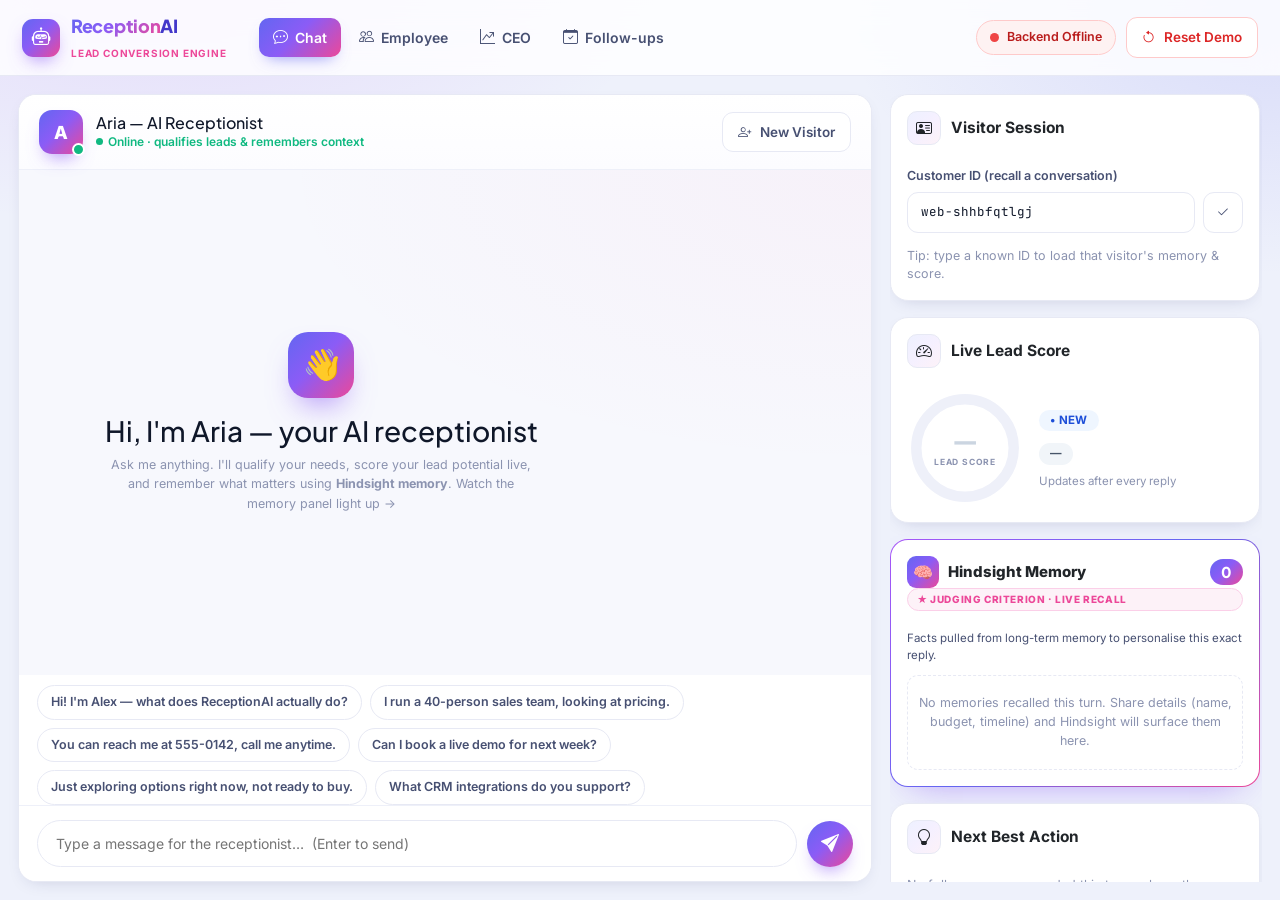
<file: frontend/index.html>
<!DOCTYPE html>
<html lang="en">
<head>
  <meta charset="UTF-8">
  <meta name="viewport" content="width=device-width, initial-scale=1.0">
  <title>ReceptionAI · AI Receptionist Chat</title>
  <link rel="preconnect" href="https://fonts.googleapis.com">
  <link rel="preconnect" href="https://fonts.gstatic.com" crossorigin>
  <link href="https://fonts.googleapis.com/css2?family=Inter:wght@400;500;600;700&family=Plus+Jakarta+Sans:wght@600;700;800&family=JetBrains+Mono:wght@500&display=swap" rel="stylesheet">
  <link href="https://cdn.jsdelivr.net/npm/bootstrap@5.3.3/dist/css/bootstrap.min.css" rel="stylesheet">
  <link href="https://cdn.jsdelivr.net/npm/bootstrap-icons@1.11.3/font/bootstrap-icons.min.css" rel="stylesheet">
  <link rel="stylesheet" href="css/style.css">
</head>
<body class="chat-page">

  <!-- ===== Navbar ===== -->
  <nav class="app-navbar">
    <div class="navbar-inner">
      <a class="brand" href="index.html">
        <span class="brand-logo"><i class="bi bi-robot"></i></span>
        <span>
          <span class="brand-name"><b>Reception</b>AI</span><br>
          <span class="brand-tag">Lead Conversion Engine</span>
        </span>
      </a>
      <div class="nav-links">
        <a href="index.html" class="nav-link active"><i class="bi bi-chat-dots"></i> Chat</a>
        <a href="employee_dashboard.html" class="nav-link"><i class="bi bi-people"></i> Employee</a>
        <a href="ceo_dashboard.html" class="nav-link"><i class="bi bi-graph-up-arrow"></i> CEO</a>
        <a href="followups.html" class="nav-link"><i class="bi bi-calendar-check"></i> Follow-ups</a>
      </div>
      <div class="nav-right">
        <span id="healthPill" class="health-pill"><span class="hp-dot"></span><span class="hp-text">Checking…</span></span>
        <button id="resetDemoBtn" class="btn-ghost danger" title="Reset all demo data"><i class="bi bi-arrow-counterclockwise"></i> Reset Demo</button>
      </div>
    </div>
  </nav>

  <!-- ===== Chat layout ===== -->
  <div class="chat-layout">

    <!-- Main chat -->
    <section class="chat-main">
      <div class="chat-header">
        <div class="recept-av">A<span class="live"></span></div>
        <div style="flex:1">
          <h3>Aria — AI Receptionist</h3>
          <div class="sub"><span class="live-dot"></span> Online · qualifies leads &amp; remembers context</div>
        </div>
        <button id="newSession" class="btn-ghost" title="Start a fresh visitor session"><i class="bi bi-person-plus"></i> New Visitor</button>
      </div>

      <div id="messages" class="chat-messages"><!-- messages injected here --></div>

      <div class="quick-replies" id="quickReplies"><!-- chips injected --></div>

      <form class="chat-input-bar" id="chatForm" autocomplete="off">
        <input id="messageInput" class="input" type="text" placeholder="Type a message for the receptionist…  (Enter to send)" autocomplete="off">
        <button id="sendBtn" class="send-btn" type="submit" title="Send"><i class="bi bi-send-fill"></i></button>
      </form>
    </section>

    <!-- Right sidebar -->
    <aside class="chat-sidebar">

      <!-- Customer identity -->
      <div class="card">
        <div class="card-head">
          <div class="card-title"><span class="card-ico"><i class="bi bi-person-vcard"></i></span> Visitor Session</div>
        </div>
        <div class="field" style="margin:0">
          <label>Customer ID (recall a conversation)</label>
          <div class="cust-id-row">
            <input id="customerId" class="input" type="text" spellcheck="false">
            <button id="applyCustomer" class="btn-ghost" title="Apply"><i class="bi bi-check2"></i></button>
          </div>
          <div class="muted-txt mt">Tip: type a known ID to load that visitor's memory &amp; score.</div>
        </div>
      </div>

      <!-- Lead score -->
      <div class="card score-card">
        <div class="card-head">
          <div class="card-title"><span class="card-ico"><i class="bi bi-speedometer2"></i></span> Live Lead Score</div>
        </div>
        <div class="score-top">
          <div id="scoreRingHolder"></div>
          <div class="score-meta">
            <div id="scoreStatus"><span class="badge status cold">• NEW</span></div>
            <div id="scoreSentiment"><span class="badge sentiment neu">—</span></div>
            <div class="muted-sm">Updates after every reply</div>
          </div>
        </div>
      </div>

      <!-- HINDSIGHT MEMORY (judging highlight) -->
      <div class="card memory-card" id="memoryCard">
        <div class="memory-head">
          <div class="mh-title"><span class="mh-ico">🧠</span> Hindsight Memory</div>
          <span class="mh-count" id="memCount">0</span>
        </div>
        <span class="memory-tag">★ Judging criterion · live recall</span>
        <p class="memory-sub">Facts pulled from long-term memory to personalise this exact reply.</p>
        <div class="mem-list" id="memList">
          <div class="mem-empty">No memories recalled yet. As the conversation grows, remembered facts appear here.</div>
        </div>
      </div>

      <!-- Follow-up recommendation -->
      <div class="card" id="followupCard">
        <div class="card-head">
          <div class="card-title"><span class="card-ico"><i class="bi bi-lightbulb"></i></span> Next Best Action</div>
        </div>
        <div id="followupBody"><p class="fu-empty">No follow-up recommended yet — keep chatting to surface next steps.</p></div>
      </div>

      <!-- Health monitor -->
      <div class="card" id="healthCard"></div>

    </aside>
  </div>

  <script src="https://cdn.jsdelivr.net/npm/bootstrap@5.3.3/dist/js/bootstrap.bundle.min.js"></script>
  <script src="js/api.js"></script>
  <script src="js/chat.js"></script>
</body>
</html>
</file>
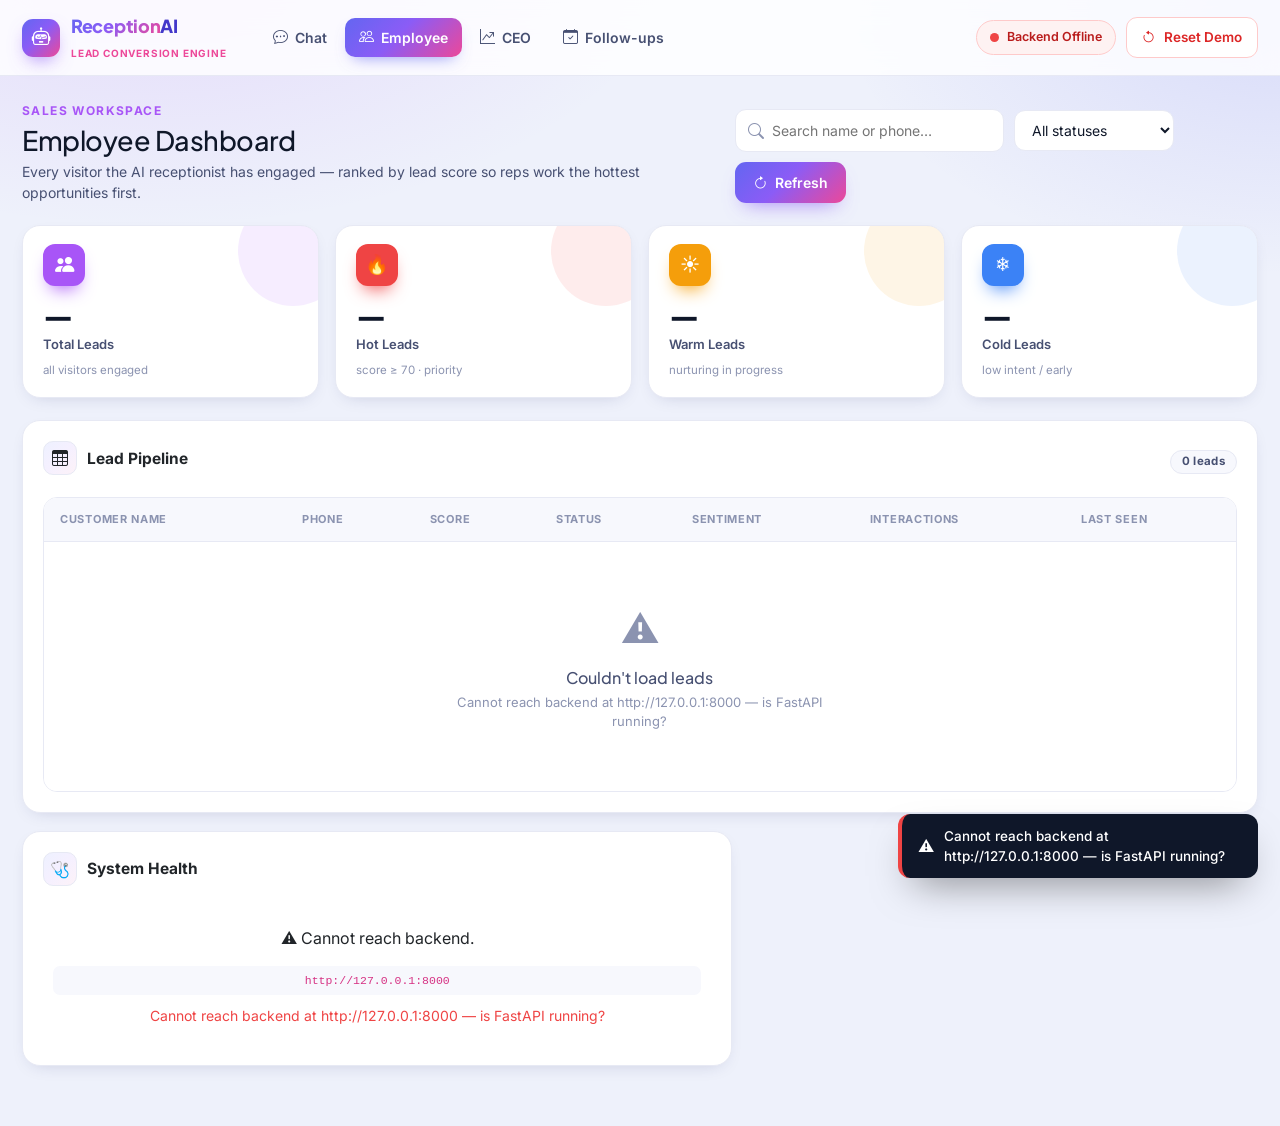
<file: frontend/employee_dashboard.html>
<!DOCTYPE html>
<html lang="en">
<head>
  <meta charset="UTF-8">
  <meta name="viewport" content="width=device-width, initial-scale=1.0">
  <title>ReceptionAI · Employee Dashboard</title>
  <link rel="preconnect" href="https://fonts.googleapis.com">
  <link rel="preconnect" href="https://fonts.gstatic.com" crossorigin>
  <link href="https://fonts.googleapis.com/css2?family=Inter:wght@400;500;600;700&family=Plus+Jakarta+Sans:wght@600;700;800&display=swap" rel="stylesheet">
  <link href="https://cdn.jsdelivr.net/npm/bootstrap@5.3.3/dist/css/bootstrap.min.css" rel="stylesheet">
  <link href="https://cdn.jsdelivr.net/npm/bootstrap-icons@1.11.3/font/bootstrap-icons.min.css" rel="stylesheet">
  <link rel="stylesheet" href="css/style.css">
</head>
<body>

  <!-- ===== Navbar ===== -->
  <nav class="app-navbar">
    <div class="navbar-inner">
      <a class="brand" href="index.html">
        <span class="brand-logo"><i class="bi bi-robot"></i></span>
        <span>
          <span class="brand-name"><b>Reception</b>AI</span><br>
          <span class="brand-tag">Lead Conversion Engine</span>
        </span>
      </a>
      <div class="nav-links">
        <a href="index.html" class="nav-link"><i class="bi bi-chat-dots"></i> Chat</a>
        <a href="employee_dashboard.html" class="nav-link active"><i class="bi bi-people"></i> Employee</a>
        <a href="ceo_dashboard.html" class="nav-link"><i class="bi bi-graph-up-arrow"></i> CEO</a>
        <a href="followups.html" class="nav-link"><i class="bi bi-calendar-check"></i> Follow-ups</a>
      </div>
      <div class="nav-right">
        <span id="healthPill" class="health-pill"><span class="hp-dot"></span><span class="hp-text">Checking…</span></span>
        <button id="resetDemoBtn" class="btn-ghost danger" title="Reset all demo data"><i class="bi bi-arrow-counterclockwise"></i> Reset Demo</button>
      </div>
    </div>
  </nav>

  <main class="page">
    <!-- header -->
    <div class="page-head">
      <div>
        <div class="eyebrow">Sales Workspace</div>
        <h1>Employee Dashboard</h1>
        <p>Every visitor the AI receptionist has engaged — ranked by lead score so reps work the hottest opportunities first.</p>
      </div>
      <div class="page-actions">
        <div class="search-box"><i class="bi bi-search"></i><input id="search" class="input" type="text" placeholder="Search name or phone…"></div>
        <select id="statusFilter" class="input" style="max-width:160px">
          <option value="ALL">All statuses</option>
          <option value="HOT">🔥 Hot</option>
          <option value="WARM">☀️ Warm</option>
          <option value="COLD">❄️ Cold</option>
        </select>
        <button id="refreshBtn" class="btn-grad"><i class="bi bi-arrow-clockwise"></i> Refresh</button>
      </div>
    </div>

    <!-- stat cards -->
    <div class="stat-grid">
      <div class="stat violet"><div class="s-ico"><i class="bi bi-people-fill"></i></div><div class="s-val" id="statTotal">—</div><div class="s-lbl">Total Leads</div><div class="s-sub" id="statTotalSub">all visitors engaged</div></div>
      <div class="stat hot"><div class="s-ico">🔥</div><div class="s-val" id="statHot">—</div><div class="s-lbl">Hot Leads</div><div class="s-sub" id="statHotSub">score ≥ 70 · priority</div></div>
      <div class="stat warm"><div class="s-ico">☀️</div><div class="s-val" id="statWarm">—</div><div class="s-lbl">Warm Leads</div><div class="s-sub" id="statWarmSub">nurturing in progress</div></div>
      <div class="stat cold"><div class="s-ico">❄️</div><div class="s-val" id="statCold">—</div><div class="s-lbl">Cold Leads</div><div class="s-sub" id="statColdSub">low intent / early</div></div>
    </div>

    <div class="grid-2">
      <!-- Lead table -->
      <div class="card col-span-2" style="grid-column:1/-1">
        <div class="card-head">
          <div class="card-title"><span class="card-ico"><i class="bi bi-table"></i></span> Lead Pipeline</div>
          <span class="badge tag" id="rowCount">0 leads</span>
        </div>
        <div class="table-wrap">
          <table class="lead-table">
            <thead>
              <tr>
                <th>Customer Name</th>
                <th>Phone</th>
                <th>Score</th>
                <th>Status</th>
                <th>Sentiment</th>
                <th>Interactions</th>
                <th>Last Seen</th>
              </tr>
            </thead>
            <tbody id="leadBody">
              <tr><td colspan="7" class="loading-cell"><span class="spinner"></span></td></tr>
            </tbody>
          </table>
        </div>
      </div>

      <!-- Health monitor -->
      <div class="card" id="healthCard"></div>
    </div>
  </main>

  <script src="https://cdn.jsdelivr.net/npm/bootstrap@5.3.3/dist/js/bootstrap.bundle.min.js"></script>
  <script src="js/api.js"></script>
  <script src="js/employee.js"></script>
</body>
</html>
</file>
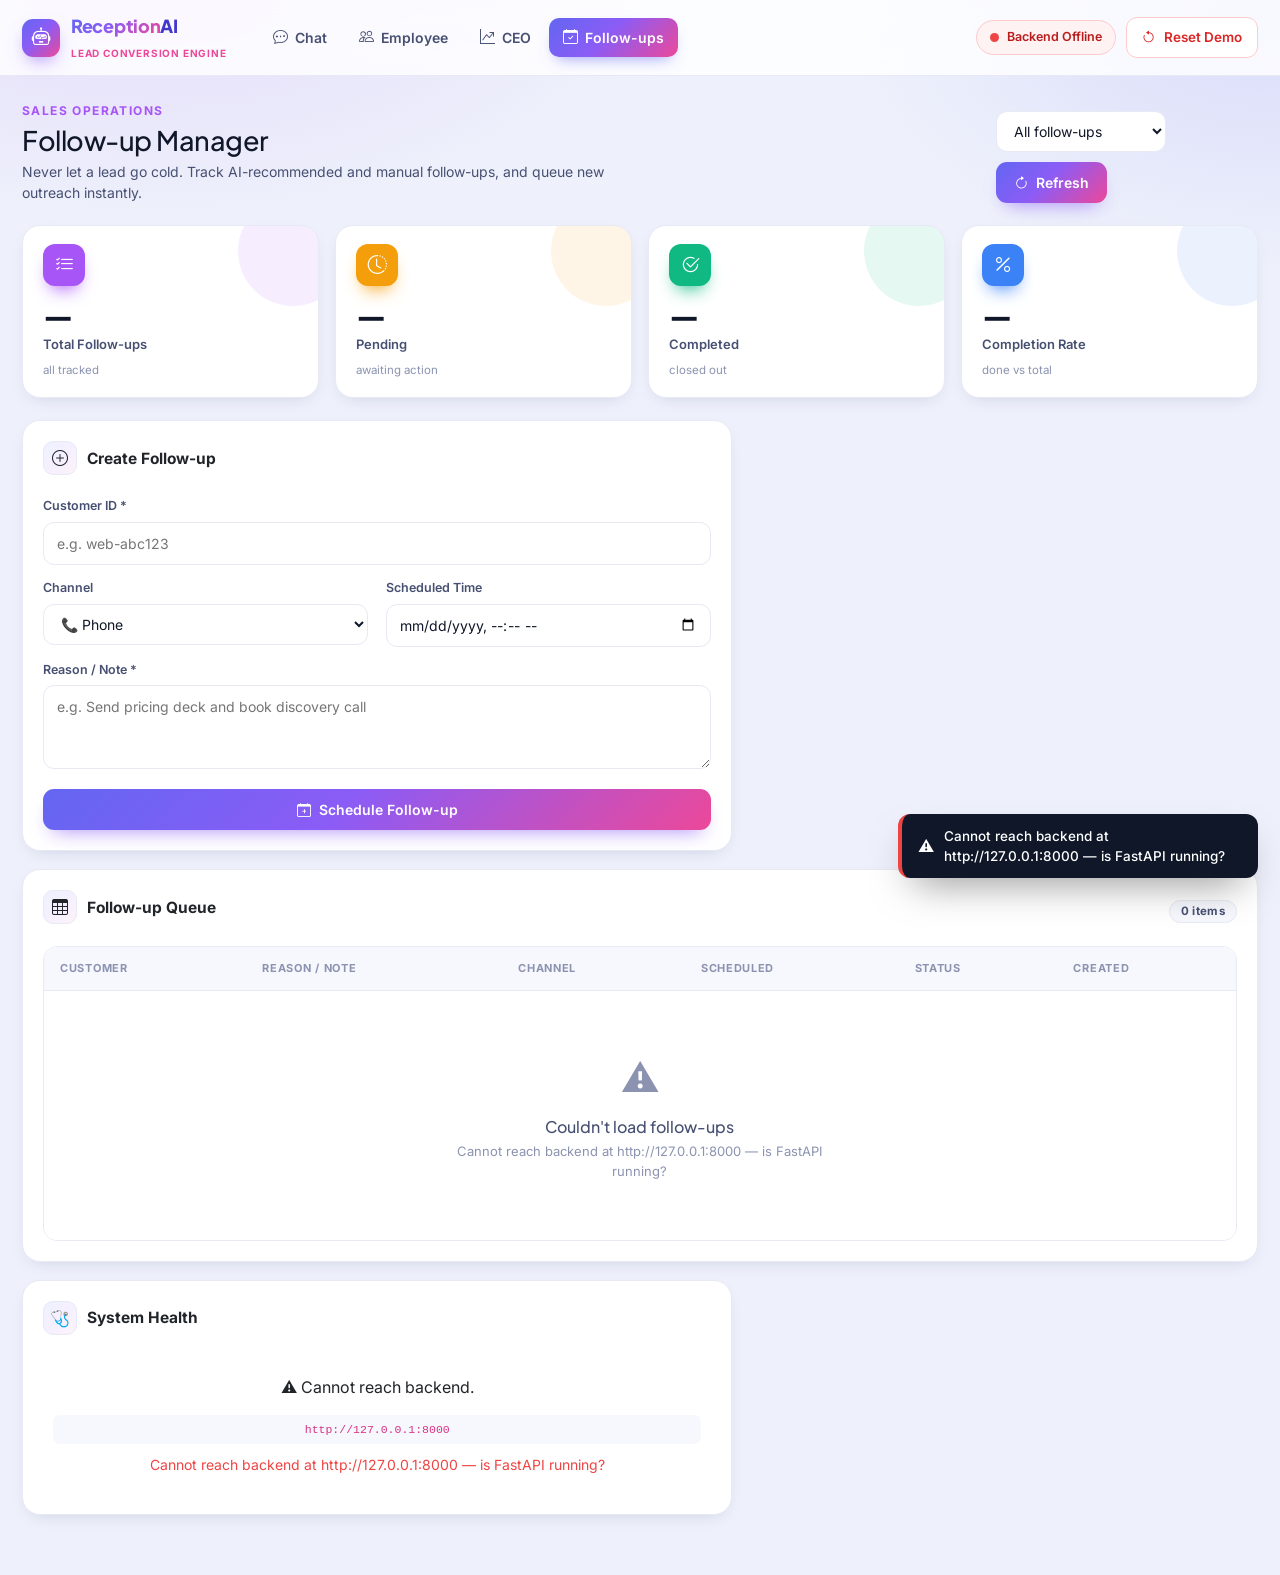
<file: frontend/followups.html>
<!DOCTYPE html>
<html lang="en">
<head>
  <meta charset="UTF-8">
  <meta name="viewport" content="width=device-width, initial-scale=1.0">
  <title>ReceptionAI · Follow-up Manager</title>
  <link rel="preconnect" href="https://fonts.googleapis.com">
  <link rel="preconnect" href="https://fonts.gstatic.com" crossorigin>
  <link href="https://fonts.googleapis.com/css2?family=Inter:wght@400;500;600;700&family=Plus+Jakarta+Sans:wght@600;700;800&display=swap" rel="stylesheet">
  <link href="https://cdn.jsdelivr.net/npm/bootstrap@5.3.3/dist/css/bootstrap.min.css" rel="stylesheet">
  <link href="https://cdn.jsdelivr.net/npm/bootstrap-icons@1.11.3/font/bootstrap-icons.min.css" rel="stylesheet">
  <link rel="stylesheet" href="css/style.css">
</head>
<body>

  <!-- ===== Navbar ===== -->
  <nav class="app-navbar">
    <div class="navbar-inner">
      <a class="brand" href="index.html">
        <span class="brand-logo"><i class="bi bi-robot"></i></span>
        <span>
          <span class="brand-name"><b>Reception</b>AI</span><br>
          <span class="brand-tag">Lead Conversion Engine</span>
        </span>
      </a>
      <div class="nav-links">
        <a href="index.html" class="nav-link"><i class="bi bi-chat-dots"></i> Chat</a>
        <a href="employee_dashboard.html" class="nav-link"><i class="bi bi-people"></i> Employee</a>
        <a href="ceo_dashboard.html" class="nav-link"><i class="bi bi-graph-up-arrow"></i> CEO</a>
        <a href="followups.html" class="nav-link active"><i class="bi bi-calendar-check"></i> Follow-ups</a>
      </div>
      <div class="nav-right">
        <span id="healthPill" class="health-pill"><span class="hp-dot"></span><span class="hp-text">Checking…</span></span>
        <button id="resetDemoBtn" class="btn-ghost danger" title="Reset all demo data"><i class="bi bi-arrow-counterclockwise"></i> Reset Demo</button>
      </div>
    </div>
  </nav>

  <main class="page">
    <!-- header -->
    <div class="page-head">
      <div>
        <div class="eyebrow">Sales Operations</div>
        <h1>Follow-up Manager</h1>
        <p>Never let a lead go cold. Track AI-recommended and manual follow-ups, and queue new outreach instantly.</p>
      </div>
      <div class="page-actions">
        <select id="statusFilter" class="input" style="max-width:170px">
          <option value="ALL">All follow-ups</option>
          <option value="pending">⏳ Pending</option>
          <option value="completed">✅ Completed</option>
        </select>
        <button id="refreshBtn" class="btn-grad"><i class="bi bi-arrow-clockwise"></i> Refresh</button>
      </div>
    </div>

    <!-- stat cards -->
    <div class="stat-grid">
      <div class="stat violet"><div class="s-ico"><i class="bi bi-list-check"></i></div><div class="s-val" id="statTotal">—</div><div class="s-lbl">Total Follow-ups</div><div class="s-sub">all tracked</div></div>
      <div class="stat warm"><div class="s-ico"><i class="bi bi-clock-history"></i></div><div class="s-val" id="statPending">—</div><div class="s-lbl">Pending</div><div class="s-sub">awaiting action</div></div>
      <div class="stat green"><div class="s-ico"><i class="bi bi-check2-circle"></i></div><div class="s-val" id="statDone">—</div><div class="s-lbl">Completed</div><div class="s-sub">closed out</div></div>
      <div class="stat cold"><div class="s-ico"><i class="bi bi-percent"></i></div><div class="s-val" id="statRate">—</div><div class="s-lbl">Completion Rate</div><div class="s-sub">done vs total</div></div>
    </div>

    <div class="grid-2">
      <!-- Create follow-up -->
      <div class="card" style="align-self:start">
        <div class="card-head">
          <div class="card-title"><span class="card-ico"><i class="bi bi-plus-circle"></i></span> Create Follow-up</div>
        </div>
        <form id="fuForm">
          <div class="field">
            <label>Customer ID *</label>
            <input id="fuCustomer" class="input" type="text" placeholder="e.g. web-abc123" required>
          </div>
          <div class="grid-12-12">
            <div class="field" style="margin:0">
              <label>Channel</label>
              <select id="fuChannel" class="input">
                <option value="phone">📞 Phone</option>
                <option value="email">✉️ Email</option>
                <option value="sms">💬 SMS</option>
                <option value="general">📋 General</option>
              </select>
            </div>
            <div class="field" style="margin:0">
              <label>Scheduled Time</label>
              <input id="fuWhen" class="input" type="datetime-local">
            </div>
          </div>
          <div class="field mt">
            <label>Reason / Note *</label>
            <textarea id="fuReason" class="input" placeholder="e.g. Send pricing deck and book discovery call" required></textarea>
          </div>
          <button type="submit" class="btn-grad" style="width:100%;justify-content:center"><i class="bi bi-calendar-plus"></i> Schedule Follow-up</button>
        </form>
      </div>

      <!-- Follow-up table -->
      <div class="card col-span-2" style="grid-column:1/-1">
        <div class="card-head">
          <div class="card-title"><span class="card-ico"><i class="bi bi-table"></i></span> Follow-up Queue</div>
          <span class="badge tag" id="rowCount">0 items</span>
        </div>
        <div class="table-wrap">
          <table class="lead-table">
            <thead>
              <tr>
                <th>Customer</th>
                <th>Reason / Note</th>
                <th>Channel</th>
                <th>Scheduled</th>
                <th>Status</th>
                <th>Created</th>
              </tr>
            </thead>
            <tbody id="fuBody">
              <tr><td colspan="6" class="loading-cell"><span class="spinner"></span></td></tr>
            </tbody>
          </table>
        </div>
      </div>

      <!-- Health -->
      <div class="card" id="healthCard"></div>
    </div>
  </main>

  <script src="https://cdn.jsdelivr.net/npm/bootstrap@5.3.3/dist/js/bootstrap.bundle.min.js"></script>
  <script src="js/api.js"></script>
  <script src="js/followups.js"></script>
</body>
</html>
</file>
<file: frontend/css/style.css>
/* ============================================================
   ReceptionAI — Lead Conversion Engine
   Shared SaaS stylesheet (works with Bootstrap 5)
   ============================================================ */

:root{
  --bg:#eef1fb;
  --surface:#ffffff;
  --surface-2:#f7f8fd;
  --ink:#0f1729;
  --ink-2:#475072;
  --muted:#8b93b0;
  --border:#e7e9f4;
  --border-2:#eef0f9;

  --primary:#6366f1;
  --primary-600:#5457e6;
  --primary-700:#4338ca;
  --accent:#a855f7;
  --accent-2:#ec4899;
  --grad:linear-gradient(135deg,#6366f1 0%,#8b5cf6 45%,#ec4899 100%);
  --grad-soft:linear-gradient(135deg,#eef1ff 0%,#f5f0ff 50%,#fdf2f8 100%);

  --hot:#ef4444;   --hot-bg:#fef2f2;
  --warm:#f59e0b;  --warm-bg:#fffbeb;
  --cold:#3b82f6;  --cold-bg:#eff6ff;
  --pos:#10b981;   --pos-bg:#ecfdf5;
  --neg:#ef4444;   --neg-bg:#fef2f2;
  --neu:#64748b;   --neu-bg:#f1f5f9;

  --radius:18px;
  --radius-sm:12px;
  --shadow:0 18px 40px -22px rgba(30,41,99,.35);
  --shadow-sm:0 6px 18px -10px rgba(30,41,99,.25);
  --ring:rgba(99,102,241,.18);
}

*{box-sizing:border-box}
html,body{margin:0;padding:0}
body{
  font-family:'Inter',system-ui,-apple-system,Segoe UI,Roboto,sans-serif;
  color:var(--ink);
  background:
    radial-gradient(900px 500px at 12% -8%,rgba(168,85,247,.16),transparent 60%),
    radial-gradient(800px 500px at 100% 0%,rgba(99,102,241,.16),transparent 55%),
    var(--bg);
  background-attachment:fixed;
  min-height:100vh;
  -webkit-font-smoothing:antialiased;
}
h1,h2,h3,h4,.brand-name,.display{font-family:'Plus Jakarta Sans','Inter',sans-serif}

a{color:var(--primary-700);text-decoration:none}
::-webkit-scrollbar{width:10px;height:10px}
::-webkit-scrollbar-thumb{background:#cfd4ea;border-radius:20px;border:3px solid transparent;background-clip:padding-box}
::-webkit-scrollbar-thumb:hover{background:#b6bddd}

/* ---------------- Navbar ---------------- */
.app-navbar{
  position:sticky;top:0;z-index:50;
  background:rgba(255,255,255,.82);
  backdrop-filter:saturate(180%) blur(14px);
  border-bottom:1px solid var(--border);
}
.navbar-inner{
  max-width:1480px;margin:0 auto;
  display:flex;align-items:center;gap:18px;
  padding:12px 22px;
}
.brand{display:flex;align-items:center;gap:11px;font-weight:800}
.brand-logo{
  width:38px;height:38px;border-radius:11px;display:grid;place-items:center;
  background:var(--grad);color:#fff;font-size:19px;
  box-shadow:0 8px 18px -6px rgba(139,92,246,.7);
}
.brand-name{font-size:18px;letter-spacing:-.3px}
.brand-name b{background:var(--grad);-webkit-background-clip:text;background-clip:text;-webkit-text-fill-color:transparent}
.brand-tag{font-size:10px;font-weight:700;color:var(--accent-2);letter-spacing:.8px;text-transform:uppercase}
.nav-links{display:flex;align-items:center;gap:4px;margin-left:14px}
.nav-link{
  padding:8px 14px;border-radius:10px;font-weight:600;font-size:14px;color:var(--ink-2);
  display:flex;align-items:center;gap:7px;transition:.18s;
}
.nav-link i{font-size:15px}
.nav-link:hover{background:var(--surface-2);color:var(--ink)}
.nav-link.active{background:var(--grad);color:#fff;box-shadow:0 8px 16px -8px rgba(99,102,241,.7)}
.nav-right{margin-left:auto;display:flex;align-items:center;gap:10px}

/* health pill */
.health-pill{
  display:inline-flex;align-items:center;gap:8px;
  padding:7px 13px;border-radius:30px;font-size:12.5px;font-weight:600;
  background:var(--surface-2);border:1px solid var(--border);color:var(--ink-2);
}
.health-pill .hp-dot{width:9px;height:9px;border-radius:50%;background:var(--muted);position:relative}
.health-pill.up{background:#ecfdf5;border-color:#a7f3d0;color:#047857}
.health-pill.up .hp-dot{background:var(--pos);box-shadow:0 0 0 0 rgba(16,185,129,.6);animation:pulse 2s infinite}
.health-pill.down{background:var(--neg-bg);border-color:#fecaca;color:#b91c1c}
.health-pill.down .hp-dot{background:var(--neg)}
.health-pill .hp-model{
  font-size:11px;font-weight:700;padding:2px 7px;border-radius:20px;
  background:#fff;border:1px solid var(--border);color:var(--primary-700);
}
@keyframes pulse{0%{box-shadow:0 0 0 0 rgba(16,185,129,.55)}70%{box-shadow:0 0 0 8px rgba(16,185,129,0)}100%{box-shadow:0 0 0 0 rgba(16,185,129,0)}}

/* buttons */
.btn-grad{
  border:0;cursor:pointer;color:#fff;font-weight:600;font-size:14px;
  padding:10px 18px;border-radius:11px;background:var(--grad);
  box-shadow:0 10px 20px -10px rgba(139,92,246,.75);transition:.18s;
  display:inline-flex;align-items:center;gap:8px;
}
.btn-grad:hover{transform:translateY(-1px);filter:brightness(1.05)}
.btn-grad:disabled{opacity:.55;cursor:not-allowed;transform:none}
.btn-ghost{
  border:1px solid var(--border);background:#fff;cursor:pointer;color:var(--ink-2);
  font-weight:600;font-size:13.5px;padding:9px 15px;border-radius:11px;transition:.18s;
  display:inline-flex;align-items:center;gap:8px;
}
.btn-ghost:hover{border-color:#c9cdf0;color:var(--ink);background:var(--surface-2)}
.btn-ghost.danger{color:#dc2626;border-color:#fecaca}
.btn-ghost.danger:hover{background:var(--neg-bg)}

/* ---------------- Page shell ---------------- */
.page{max-width:1480px;margin:0 auto;padding:26px 22px 60px}
.page-head{display:flex;align-items:flex-end;justify-content:space-between;gap:16px;margin-bottom:22px;flex-wrap:wrap}
.page-head .eyebrow{font-size:12px;font-weight:700;letter-spacing:1.4px;text-transform:uppercase;color:var(--accent)}
.page-head h1{font-size:27px;margin:4px 0 0;letter-spacing:-.5px}
.page-head p{margin:5px 0 0;color:var(--ink-2);font-size:14px;max-width:640px}
.page-actions{display:flex;gap:10px;align-items:center;flex-wrap:wrap}

/* ---------------- Cards ---------------- */
.card{
  background:var(--surface);border:1px solid var(--border);border-radius:var(--radius);
  box-shadow:var(--shadow-sm);padding:20px;
}
.card-head{display:flex;align-items:center;justify-content:space-between;gap:10px;margin-bottom:14px}
.card-title{display:flex;align-items:center;gap:10px;font-weight:700;font-size:15.5px}
.card-title .card-ico{
  width:34px;height:34px;border-radius:10px;display:grid;place-items:center;font-size:16px;
  background:var(--grad-soft);border:1px solid var(--border);
}
.card-ico.pulse{animation:soft 2.4s infinite}
@keyframes soft{0%,100%{box-shadow:0 0 0 0 var(--ring)}50%{box-shadow:0 0 0 6px transparent}}

/* stat cards */
.stat-grid{display:grid;grid-template-columns:repeat(4,1fr);gap:16px;margin-bottom:22px}
.stat{
  position:relative;overflow:hidden;background:var(--surface);border:1px solid var(--border);
  border-radius:var(--radius);padding:18px 20px;box-shadow:var(--shadow-sm);
}
.stat::after{content:"";position:absolute;right:-30px;top:-30px;width:110px;height:110px;border-radius:50%;opacity:.10;background:var(--c,var(--primary))}
.stat .s-ico{
  width:42px;height:42px;border-radius:12px;display:grid;place-items:center;font-size:19px;color:#fff;
  background:var(--c,var(--primary));box-shadow:0 10px 18px -8px var(--c,var(--primary));margin-bottom:14px;
}
.stat .s-val{font-size:30px;font-weight:800;font-family:'Plus Jakarta Sans';letter-spacing:-1px;line-height:1}
.stat .s-lbl{color:var(--ink-2);font-size:13px;font-weight:600;margin-top:5px}
.stat .s-sub{font-size:11.5px;color:var(--muted);margin-top:7px}
.stat.hot{--c:var(--hot)} .stat.warm{--c:var(--warm)} .stat.cold{--c:var(--cold)}
.stat.violet{--c:var(--accent)} .stat.green{--c:var(--pos)}

/* ---------------- Badges ---------------- */
.badge{
  display:inline-flex;align-items:center;gap:5px;font-size:11.5px;font-weight:700;
  padding:5px 11px;border-radius:30px;letter-spacing:.3px;white-space:nowrap;
}
.badge.status.hot{background:var(--hot-bg);color:var(--hot)}
.badge.status.warm{background:var(--warm-bg);color:#b45309}
.badge.status.cold{background:var(--cold-bg);color:#1d4ed8}
.badge.sentiment.pos{background:var(--pos-bg);color:#047857}
.badge.sentiment.neg{background:var(--neg-bg);color:#b91c1c}
.badge.sentiment.neu{background:var(--neu-bg);color:#475569}
.badge.tag{background:var(--surface-2);color:var(--ink-2);border:1px solid var(--border)}

/* ---------------- Tables ---------------- */
.table-wrap{overflow:auto;border-radius:14px;border:1px solid var(--border)}
table.lead-table{width:100%;border-collapse:collapse;font-size:13.5px;background:#fff;min-width:760px}
.lead-table th{
  text-align:left;font-size:11px;text-transform:uppercase;letter-spacing:.7px;color:var(--muted);
  font-weight:700;padding:13px 16px;background:var(--surface-2);border-bottom:1px solid var(--border);white-space:nowrap;
}
.lead-table td{padding:13px 16px;border-bottom:1px solid var(--border-2);color:var(--ink-2);vertical-align:middle}
.lead-table tr:last-child td{border-bottom:0}
.lead-table tbody tr{transition:.12s}
.lead-table tbody tr:hover{background:#fbfbff}
.lead-table .nm{font-weight:700;color:var(--ink)}
.lead-table .cid{font-size:11px;color:var(--muted)}
.score-pill{font-weight:800;font-family:'Plus Jakarta Sans';font-size:13.5px;padding:3px 10px;border-radius:8px}

/* ---------------- Forms ---------------- */
.field{margin-bottom:14px}
.field label{display:block;font-size:12.5px;font-weight:600;color:var(--ink-2);margin-bottom:6px}
.input,select.input,textarea.input{
  width:100%;border:1px solid var(--border);border-radius:11px;padding:10px 13px;font-size:14px;
  font-family:inherit;color:var(--ink);background:#fff;transition:.15s;
}
.input:focus,select.input:focus,textarea.input:focus{outline:0;border-color:var(--primary);box-shadow:0 0 0 4px var(--ring)}
textarea.input{resize:vertical;min-height:84px}
.search-box{position:relative;max-width:300px}
.search-box i{position:absolute;left:13px;top:50%;transform:translateY(-50%);color:var(--muted)}
.search-box .input{padding-left:36px}

/* ============================================================
   CHAT PAGE
   ============================================================ */
body.chat-page{height:100vh;display:flex;flex-direction:column;overflow:hidden}
.chat-layout{flex:1;display:grid;grid-template-columns:1fr 372px;gap:18px;padding:18px;min-height:0;max-width:1480px;margin:0 auto;width:100%}
.chat-main{display:flex;flex-direction:column;min-height:0;background:#fff;border:1px solid var(--border);border-radius:var(--radius);box-shadow:var(--shadow-sm);overflow:hidden}
.chat-header{display:flex;align-items:center;gap:13px;padding:15px 20px;border-bottom:1px solid var(--border-2);background:linear-gradient(180deg,#fff,#fcfcff)}
.recept-av{width:44px;height:44px;border-radius:13px;background:var(--grad);display:grid;place-items:center;color:#fff;font-weight:800;font-size:18px;box-shadow:0 10px 18px -8px rgba(139,92,246,.7);position:relative}
.recept-av .live{position:absolute;right:-2px;bottom:-2px;width:13px;height:13px;border-radius:50%;background:var(--pos);border:2.5px solid #fff}
.chat-header h3{margin:0;font-size:16px}
.chat-header .sub{font-size:12px;color:var(--pos);font-weight:600;display:flex;align-items:center;gap:5px}
.chat-header .live-dot{width:7px;height:7px;border-radius:50%;background:var(--pos);animation:pulse 2s infinite}
.chat-messages{flex:1;overflow-y:auto;padding:24px 22px;display:flex;flex-direction:column;gap:16px;background:
  radial-gradient(600px 300px at 100% 0%,rgba(236,72,153,.04),transparent),var(--surface-2)}
.msg{display:flex;max-width:84%;animation:rise .3s ease}
@keyframes rise{from{opacity:0;transform:translateY(8px)}to{opacity:1;transform:none}}
.msg.user{align-self:flex-end;flex-direction:row-reverse}
.msg-row{display:flex;gap:10px;align-items:flex-end}
.msg.user .msg-row{flex-direction:row-reverse}
.av{width:30px;height:30px;border-radius:9px;display:grid;place-items:center;font-size:12px;font-weight:800;flex-shrink:0}
.av.bot-av{background:var(--grad);color:#fff}
.av.user-av{background:#0f1729;color:#fff}
.bubble{
  padding:11px 15px;border-radius:15px;font-size:14px;line-height:1.55;max-width:100%;
  word-wrap:break-word;box-shadow:var(--shadow-sm);
}
.bubble.bot{background:#fff;border:1px solid var(--border);color:var(--ink);border-bottom-left-radius:5px}
.bubble.user{background:var(--grad);color:#fff;border-bottom-right-radius:5px}
.bubble .err{color:#b91c1c;font-weight:600}
.welcome-hero{text-align:center;margin:auto 0;padding:30px;max-width:560px}
.welcome-hero .big-av{width:66px;height:66px;border-radius:20px;background:var(--grad);display:grid;place-items:center;font-size:30px;color:#fff;margin:0 auto 16px;box-shadow:0 16px 30px -12px rgba(139,92,246,.7)}

/* typing */
.typing{display:inline-flex;gap:5px;align-items:center;padding:4px 2px}
.typing i{width:8px;height:8px;border-radius:50%;background:var(--primary);opacity:.4;animation:bounce 1.2s infinite}
.typing i:nth-child(2){animation-delay:.18s} .typing i:nth-child(3){animation-delay:.36s}
@keyframes bounce{0%,60%,100%{transform:translateY(0);opacity:.4}30%{transform:translateY(-6px);opacity:1}}

/* quick replies */
.quick-replies{display:flex;gap:8px;padding:10px 18px 0;flex-wrap:wrap;border-top:0}
.chip{
  border:1px solid var(--border);background:#fff;color:var(--ink-2);cursor:pointer;
  font-size:12.5px;font-weight:600;padding:7px 13px;border-radius:30px;transition:.15s;font-family:inherit;
}
.chip:hover{border-color:var(--primary);color:var(--primary-700);background:#f5f3ff;transform:translateY(-1px)}

/* input bar */
.chat-input-bar{display:flex;gap:10px;padding:14px 18px;border-top:1px solid var(--border-2);background:#fff;align-items:center}
.chat-input-bar .input{flex:1;border-radius:30px;padding:12px 18px;font-size:14px}
.chat-input-bar.loading .input{background:var(--surface-2)}
.send-btn{
  border:0;cursor:pointer;width:46px;height:46px;border-radius:50%;background:var(--grad);color:#fff;font-size:18px;
  display:grid;place-items:center;box-shadow:0 10px 18px -8px rgba(139,92,246,.7);transition:.15s;flex-shrink:0;
}
.send-btn:hover:not(:disabled){transform:scale(1.06)}
.send-btn:disabled{opacity:.5;cursor:not-allowed}

/* chat sidebar */
.chat-sidebar{display:flex;flex-direction:column;gap:16px;overflow-y:auto;padding-right:2px;min-height:0}
.chat-sidebar .card{padding:16px}

/* customer card */
.cust-id-row{display:flex;gap:8px}
.cust-id-row .input{font-family:'JetBrains Mono',ui-monospace,monospace;font-size:12.5px}
.cust-id-row .btn-ghost{padding:9px 12px}

/* score ring */
.score-card .score-top{display:flex;align-items:center;gap:16px}
.score-ring{position:relative;flex-shrink:0}
.score-ring svg{transform:rotate(-90deg);width:100%;height:100%}
.score-ring .track{fill:none;stroke:#eef0f9;stroke-width:9}
.score-ring .val{fill:none;stroke-width:9;stroke-linecap:round;transition:stroke-dashoffset .8s ease,stroke .3s}
.score-ring-txt{position:absolute;inset:0;display:flex;flex-direction:column;align-items:center;justify-content:center}
.score-ring-txt .num{font-size:26px;font-weight:800;font-family:'Plus Jakarta Sans';line-height:1}
.score-ring-txt .lbl{font-size:8.5px;font-weight:700;letter-spacing:.8px;color:var(--muted);margin-top:3px}
.score-meta{display:flex;flex-direction:column;gap:8px;align-items:flex-start}
.score-meta .muted-sm{font-size:11.5px;color:var(--muted)}

/* MEMORY CARD — Hindsight (judging highlight) */
.memory-card{position:relative;border:1.5px solid transparent;background:
  linear-gradient(#fff,#fff) padding-box,
  linear-gradient(135deg,#a855f7,#6366f1 50%,#ec4899) border-box;box-shadow:0 16px 34px -20px rgba(139,92,246,.6)}
.memory-head{display:flex;align-items:center;justify-content:space-between;gap:8px}
.mh-title{display:flex;align-items:center;gap:9px;font-weight:800;font-size:15px}
.mh-ico{width:32px;height:32px;border-radius:9px;background:var(--grad);display:grid;place-items:center;font-size:16px;color:#fff}
.mh-count{font-family:'Plus Jakarta Sans';font-weight:800;font-size:15px;color:#fff;background:var(--grad);padding:2px 11px;border-radius:30px}
.memory-sub{font-size:11.5px;color:var(--ink-2);margin:9px 0 12px;line-height:1.45}
.memory-tag{display:inline-flex;align-items:center;gap:5px;font-size:10px;font-weight:800;letter-spacing:.6px;text-transform:uppercase;color:var(--accent-2);background:#fdf2f8;border:1px solid #fbcfe8;padding:3px 9px;border-radius:30px;margin-bottom:10px}
.mem-list{display:flex;flex-direction:column;gap:8px;max-height:230px;overflow-y:auto}
.mem-chip{display:flex;gap:9px;align-items:flex-start;background:var(--grad-soft);border:1px solid var(--border);border-radius:11px;padding:9px 11px;font-size:12.5px;color:var(--ink);line-height:1.4;animation:rise .3s}
.mem-i{flex-shrink:0;width:19px;height:19px;border-radius:6px;background:var(--primary);color:#fff;font-size:10.5px;font-weight:800;display:grid;place-items:center}
.mem-empty{font-size:12.5px;color:var(--muted);text-align:center;padding:18px 8px;border:1px dashed var(--border);border-radius:11px;line-height:1.5}

/* followup card */
.fu-text{font-size:13px;color:var(--ink);line-height:1.55;margin:0}
.fu-empty{font-size:12.5px;color:var(--muted);margin:0;line-height:1.5}
.fu-flag{display:flex;align-items:center;gap:8px;font-size:11.5px;font-weight:700;color:#b45309;background:var(--warm-bg);border:1px solid #fde68a;padding:6px 11px;border-radius:9px;margin-top:10px}

/* ---------------- Health monitor card ---------------- */
.health-grid{display:grid;grid-template-columns:1fr;gap:2px;background:var(--border);border-radius:12px;overflow:hidden;border:1px solid var(--border)}
.health-row{display:flex;justify-content:space-between;align-items:center;padding:11px 14px;background:#fff;font-size:13px}
.hr-label{color:var(--ink-2);font-weight:600}
.hr-val{font-weight:700;color:var(--ink)}
.hr-val.good{color:var(--pos)} .hr-val.bad{color:var(--neg)}
.health-down{text-align:center;padding:18px 10px}
.health-down code{display:block;font-size:11.5px;margin:8px 0;background:var(--surface-2);padding:6px;border-radius:7px}
.health-down small{color:var(--neg)}

/* ---------------- CEO: funnel ---------------- */
.funnel{display:flex;flex-direction:column;gap:11px}
.funnel-stage{display:flex;align-items:center;gap:13px}
.funnel-label{width:120px;font-size:13px;font-weight:600;color:var(--ink-2);flex-shrink:0}
.funnel-bar-wrap{flex:1;background:var(--surface-2);border-radius:9px;overflow:hidden}
.funnel-bar{height:30px;border-radius:9px;display:flex;align-items:center;padding:0 12px;color:#fff;font-weight:700;font-size:12.5px;transition:width .7s cubic-bezier(.4,0,.2,1);background:var(--c,var(--primary))}
.funnel-pct{font-size:12px;font-weight:700;color:var(--muted);width:50px;text-align:right;flex-shrink:0}

.chart-box{position:relative;height:260px}
.chart-box.tall{height:300px}

/* grid helpers */
.grid-2{display:grid;grid-template-columns:1.4fr 1fr;gap:18px}
.grid-3{display:grid;grid-template-columns:repeat(3,1fr);gap:18px}
.grid-12-12{display:grid;grid-template-columns:1fr 1fr;gap:18px}
.col-span-2{grid-column:span 2}

/* ---------------- Empty / loading states ---------------- */
.empty-state{text-align:center;padding:46px 20px;color:var(--muted)}
.empty-state .ico{font-size:38px;margin-bottom:10px}
.empty-state h4{color:var(--ink-2);margin:0 0 6px;font-size:16px}
.empty-state p{font-size:13px;margin:0 auto;max-width:380px;line-height:1.5}
.skeleton{background:linear-gradient(90deg,#eef0f9 25%,#f6f7fc 37%,#eef0f9 63%);background-size:400% 100%;animation:shimmer 1.4s infinite;border-radius:8px}
@keyframes shimmer{0%{background-position:100% 0}100%{background-position:-100% 0}}
.sk-line{height:12px;margin-bottom:8px}

/* spinner */
.spinner{display:inline-block;width:18px;height:18px;border:2.5px solid var(--ring);border-top-color:var(--primary);border-radius:50%;animation:spin .7s linear infinite}
.spinner.sm{width:14px;height:14px;border-width:2px}
@keyframes spin{to{transform:rotate(360deg)}}
.loading-cell{text-align:center;padding:50px}

/* toasts */
.toast-host{position:fixed;bottom:22px;right:22px;z-index:9999;display:flex;flex-direction:column;gap:10px}
.toast-item{display:flex;align-items:center;gap:10px;background:#0f1729;color:#fff;padding:12px 16px;border-radius:12px;font-size:13.5px;font-weight:500;box-shadow:0 18px 40px -16px rgba(0,0,0,.5);transform:translateX(120%);opacity:0;transition:.3s;max-width:360px;border-left:4px solid var(--primary)}
.toast-item.show{transform:none;opacity:1}
.toast-item.success{border-left-color:var(--pos)}
.toast-item.error{border-left-color:var(--neg)}
.toast-ico{font-size:16px}

/* utility */
.flex{display:flex} .between{justify-content:space-between} .center{align-items:center} .gap{gap:10px} .wrap{flex-wrap:wrap}
.mt{margin-top:14px} .mb{margin-bottom:14px} .muted-txt{color:var(--muted);font-size:12.5px}
.section-label{font-size:12px;font-weight:700;letter-spacing:.6px;text-transform:uppercase;color:var(--muted);margin:0 0 12px}

/* ---------------- Responsive ---------------- */
@media(max-width:1100px){
  .chat-layout{grid-template-columns:1fr;height:auto;overflow:auto}
  body.chat-page{height:auto;overflow:auto}
  .chat-main{height:70vh;min-height:480px}
  .stat-grid{grid-template-columns:repeat(2,1fr)}
  .grid-3,.grid-12-12{grid-template-columns:1fr}
  .grid-2{grid-template-columns:1fr}
  .col-span-2{grid-column:auto}
}
@media(max-width:760px){
  .nav-links{display:none}
  .navbar-inner{padding:10px 14px}
  .page{padding:18px 14px 50px}
  .stat-grid{grid-template-columns:1fr 1fr;gap:12px}
  .funnel-label{width:90px;font-size:12px}
  .nav-right .health-pill .hp-model{display:none}
}
</file>
